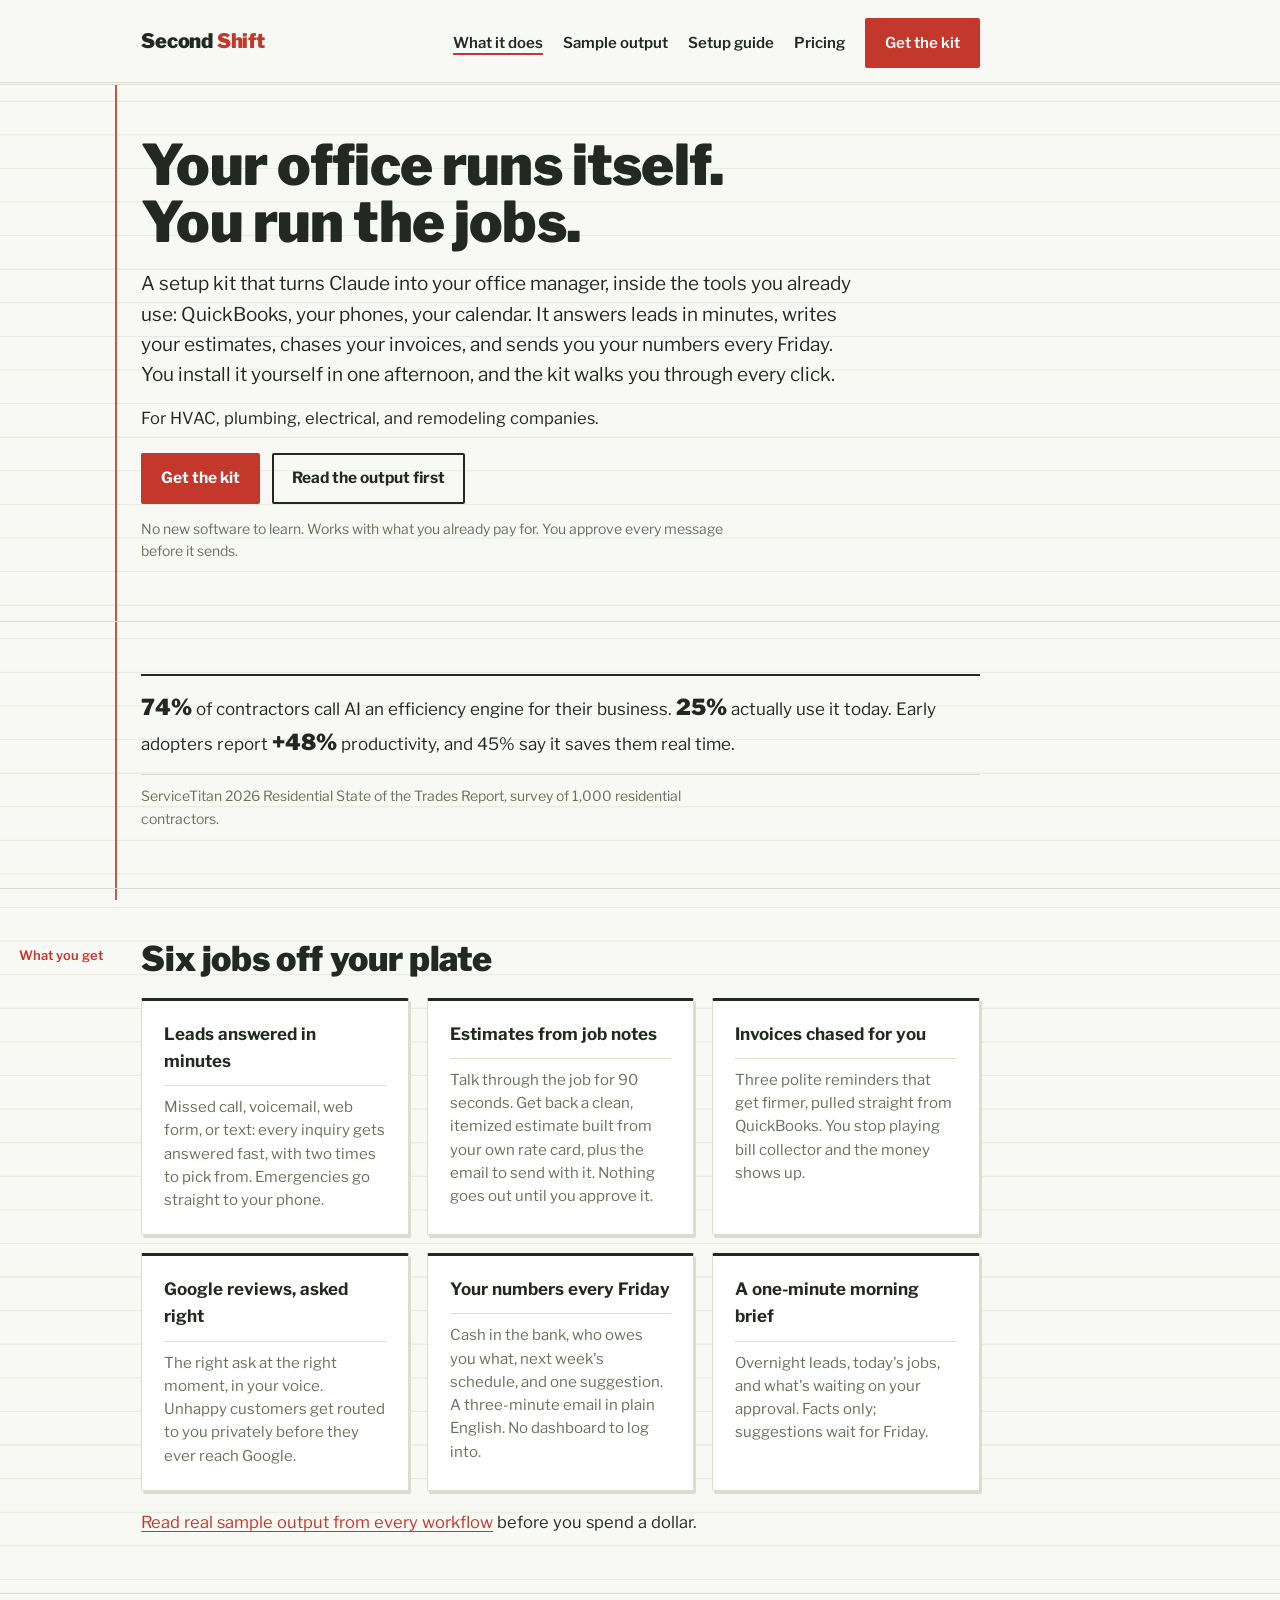
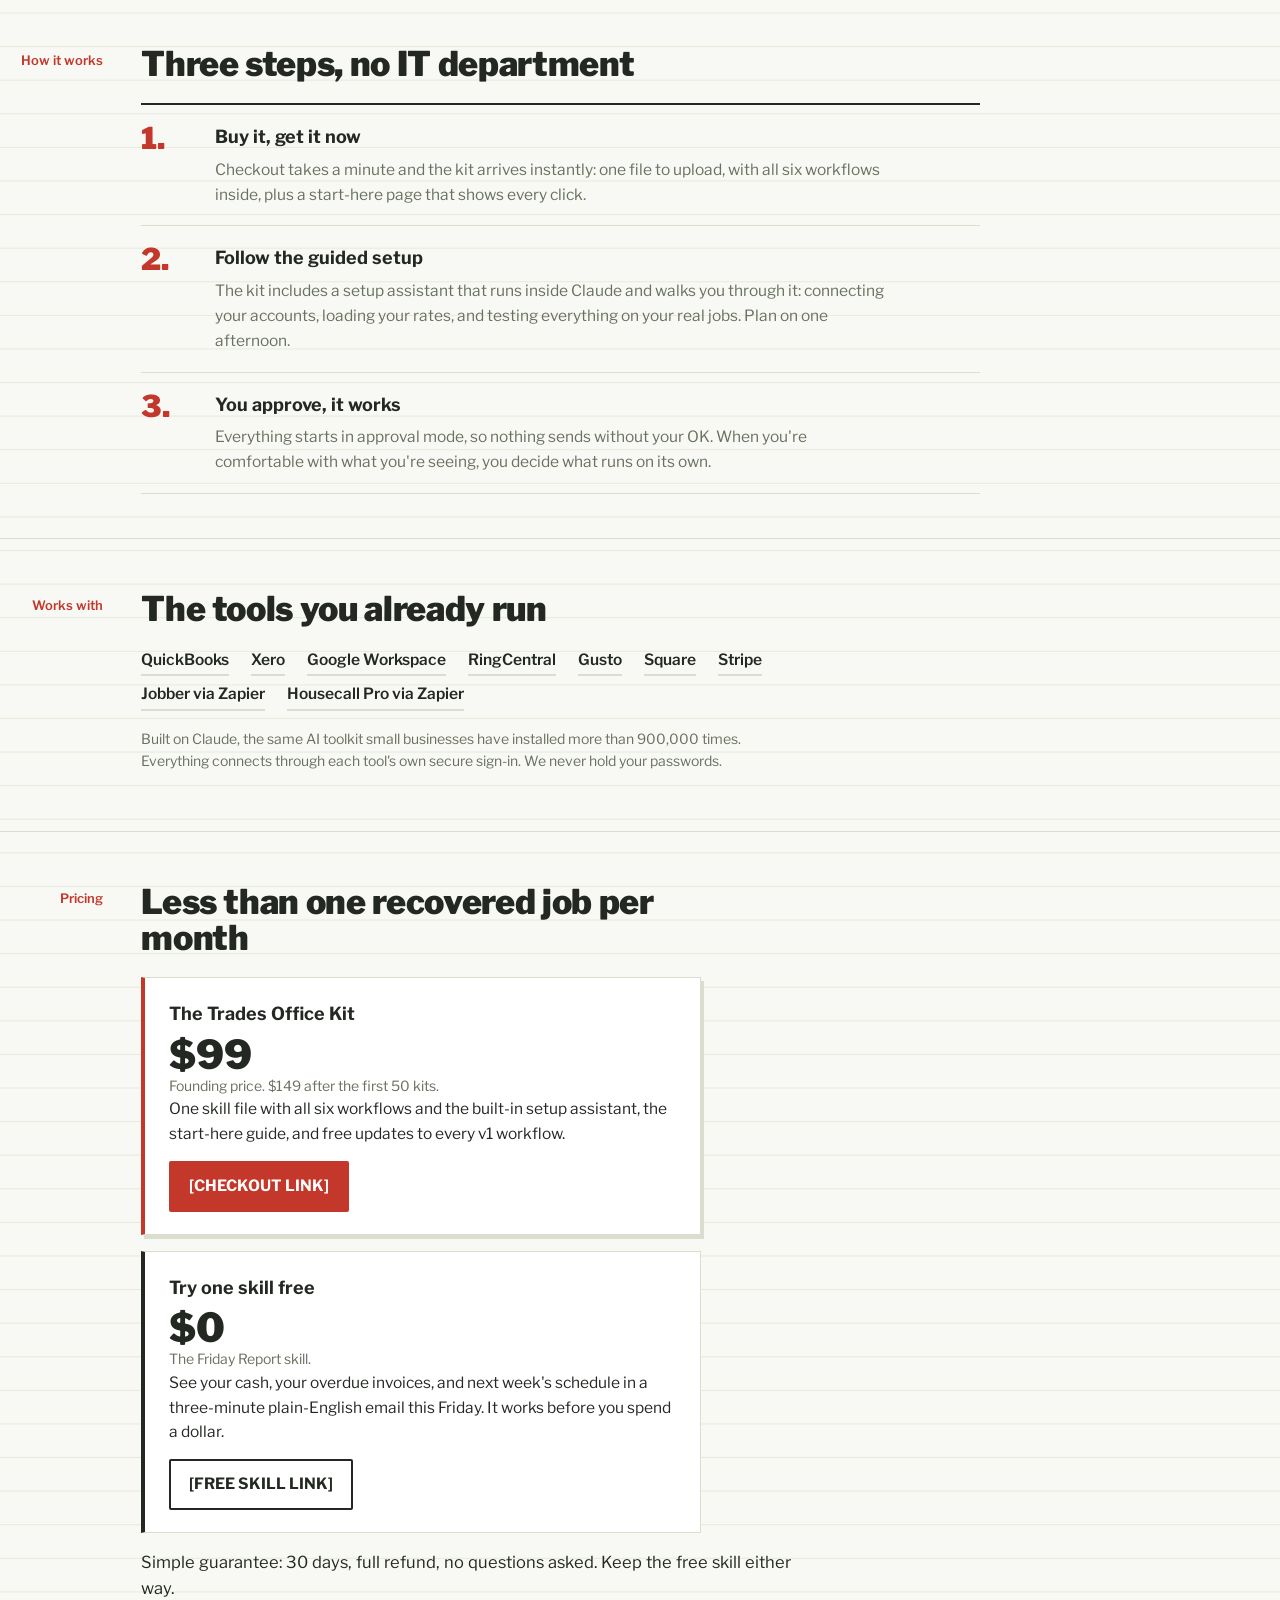
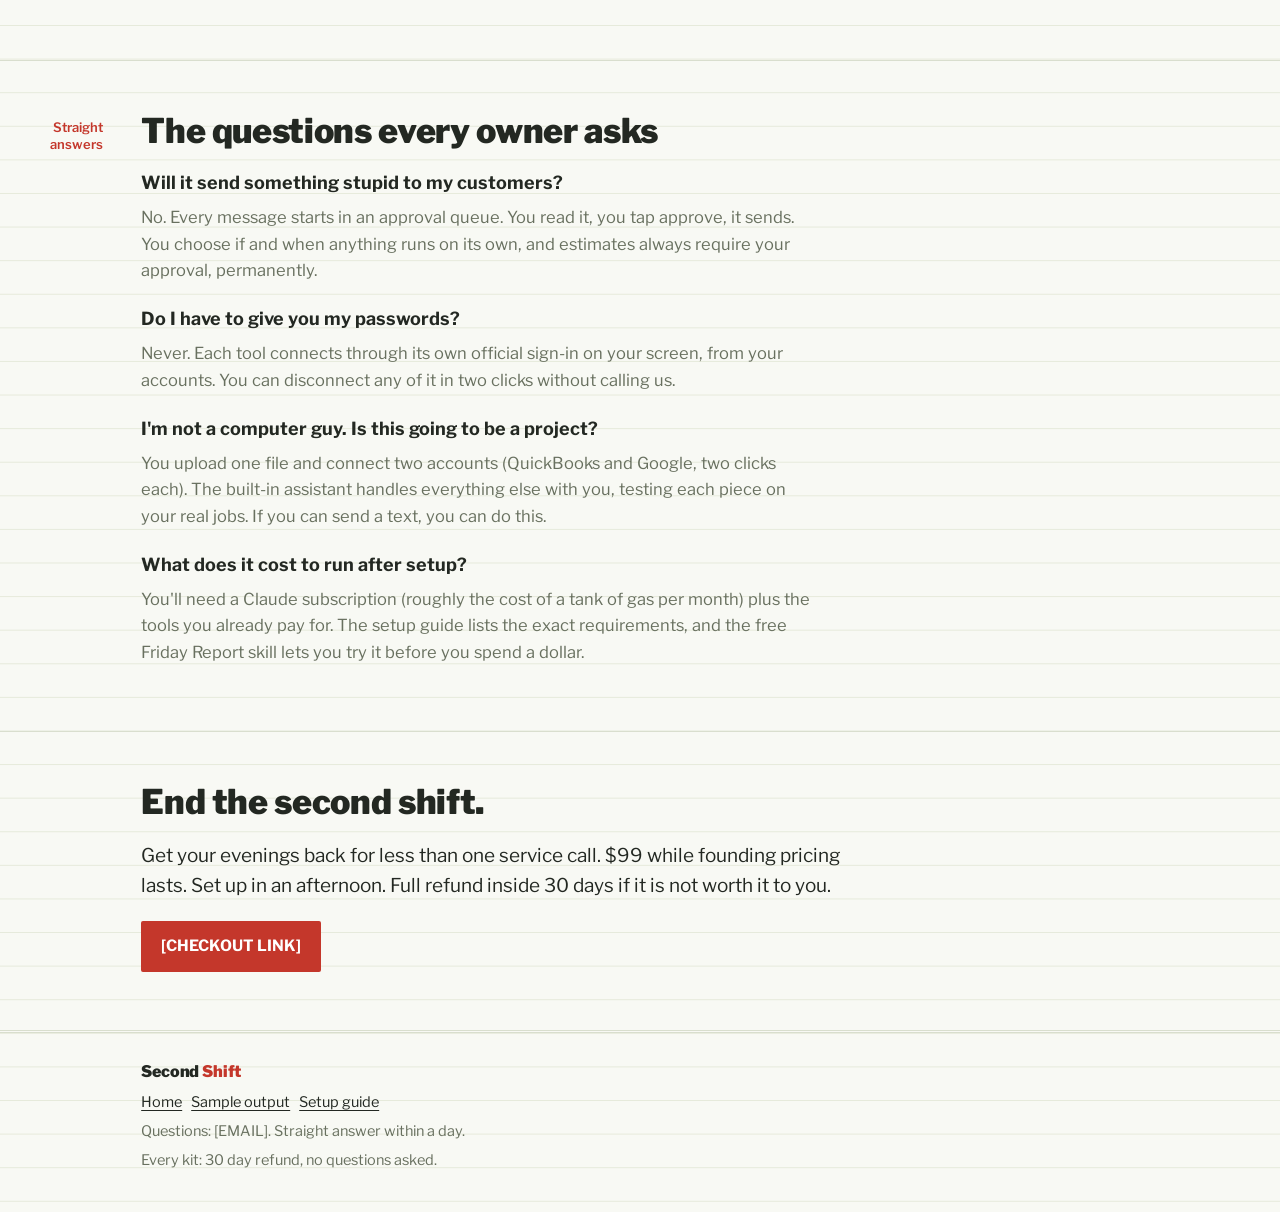
<file: site/index.html>
<!doctype html>
<html lang="en">
<head>
<meta charset="utf-8">
<meta name="viewport" content="width=device-width, initial-scale=1, viewport-fit=cover">
<title>Second Shift | Your office runs itself. You run the jobs.</title>
<meta name="description" content="A setup kit that turns Claude into the office manager for an HVAC, plumbing, electrical, or remodeling company. Leads answered, estimates drafted, invoices chased, numbers every Friday. Nothing sends without your OK.">
<meta property="og:title" content="Second Shift | AI office for trades companies">
<meta property="og:description" content="Install it yourself in one afternoon. Free starter includes missed-call triage and a plain-English Friday report.">
<meta property="og:type" content="website">
<!-- GoatCounter: uncomment and set your code after creating the account
<script data-goatcounter="https://YOURCODE.goatcounter.com/count" async src="https://gc.zgo.at/count.js"></script>
-->
<link rel="preconnect" href="https://fonts.googleapis.com">
<link href="https://fonts.googleapis.com/css2?family=Libre+Franklin:wght@400;600;700;900&display=swap" rel="stylesheet">
<link rel="stylesheet" href="styles.css">
</head>
<body>
<header class="site">
  <div class="col">
    <a class="wordmark" href="index.html">Second<span> Shift</span></a>
    <nav class="site">
      <a href="index.html#work" aria-current="page">What it does</a>
      <a href="demo.html">Sample output</a>
      <a href="start-here.html">Setup guide</a>
      <a href="index.html#pricing">Pricing</a>
      <a class="btn" href="index.html#pricing">Get the kit</a>
    </nav>
  </div>
</header>
<main>
<section class="entry">
  <div class="col">
    <h1>Your office runs itself. You run the jobs.</h1>
    <p class="lede">A setup kit that turns Claude into your office manager, inside the tools you already use: QuickBooks, your phones, your calendar. It answers leads in minutes, writes your estimates, chases your invoices, and sends you your numbers every Friday. You install it yourself in one afternoon, and the kit walks you through every click.</p>
    <p>For HVAC, plumbing, electrical, and remodeling companies.</p>
    <p style="margin-top:22px"><a class="btn" href="#pricing">Get the kit</a> &nbsp; <a class="btn quiet" href="demo.html">Read the output first</a></p>
    <p class="small">No new software to learn. Works with what you already pay for. You approve every message before it sends.</p>
  </div>
</section>

<section class="entry">
  <div class="col">
    <div class="summary">
      <p><b>74%</b> of contractors call AI an efficiency engine for their business. <b>25%</b> actually use it today. Early adopters report <b>+48%</b> productivity, and 45% say it saves them real time.</p>
    </div>
    <p class="small" style="margin-top:10px">ServiceTitan 2026 Residential State of the Trades Report, survey of 1,000 residential contractors.</p>
  </div>
</section>

<section class="entry" id="work">
  <span class="note">What you get</span>
  <div class="col">
    <h2>Six jobs off your plate</h2>
    <div class="cardgrid">
      <div class="jobcard"><h3>Leads answered in minutes</h3><p>Missed call, voicemail, web form, or text: every inquiry gets answered fast, with two times to pick from. Emergencies go straight to your phone.</p></div>
      <div class="jobcard"><h3>Estimates from job notes</h3><p>Talk through the job for 90 seconds. Get back a clean, itemized estimate built from your own rate card, plus the email to send with it. Nothing goes out until you approve it.</p></div>
      <div class="jobcard"><h3>Invoices chased for you</h3><p>Three polite reminders that get firmer, pulled straight from QuickBooks. You stop playing bill collector and the money shows up.</p></div>
      <div class="jobcard"><h3>Google reviews, asked right</h3><p>The right ask at the right moment, in your voice. Unhappy customers get routed to you privately before they ever reach Google.</p></div>
      <div class="jobcard"><h3>Your numbers every Friday</h3><p>Cash in the bank, who owes you what, next week's schedule, and one suggestion. A three-minute email in plain English. No dashboard to log into.</p></div>
      <div class="jobcard"><h3>A one-minute morning brief</h3><p>Overnight leads, today's jobs, and what's waiting on your approval. Facts only; suggestions wait for Friday.</p></div>
    </div>
    <p style="margin-top:18px"><a href="demo.html">Read real sample output from every workflow</a> before you spend a dollar.</p>
  </div>
</section>

<section class="entry" id="how">
  <span class="note">How it works</span>
  <div class="col">
    <h2>Three steps, no IT department</h2>
    <div class="steps">
      <div class="step"><div><h3>Buy it, get it now</h3><p>Checkout takes a minute and the kit arrives instantly: one file to upload, with all six workflows inside, plus a start-here page that shows every click.</p></div></div>
      <div class="step"><div><h3>Follow the guided setup</h3><p>The kit includes a setup assistant that runs inside Claude and walks you through it: connecting your accounts, loading your rates, and testing everything on your real jobs. Plan on one afternoon.</p></div></div>
      <div class="step"><div><h3>You approve, it works</h3><p>Everything starts in approval mode, so nothing sends without your OK. When you're comfortable with what you're seeing, you decide what runs on its own.</p></div></div>
    </div>
  </div>
</section>

<section class="entry" id="tools">
  <span class="note">Works with</span>
  <div class="col">
    <h2>The tools you already run</h2>
    <ul class="plain">
      <li>QuickBooks</li><li>Xero</li><li>Google Workspace</li><li>RingCentral</li><li>Gusto</li>
      <li>Square</li><li>Stripe</li><li>Jobber via Zapier</li><li>Housecall Pro via Zapier</li>
    </ul>
    <p class="small" style="margin-top:14px; max-width:62ch">Built on Claude, the same AI toolkit small businesses have installed more than 900,000 times. Everything connects through each tool's own secure sign-in. We never hold your passwords.</p>
  </div>
</section>

<section class="entry" id="pricing">
  <span class="note">Pricing</span>
  <div class="col">
    <h2>Less than one recovered job per month</h2>
    <div class="ticket priced">
      <h3>The Trades Office Kit</h3>
      <div class="amount">$99</div>
      <div class="terms">Founding price. $149 after the first 50 kits.</div>
      <p>One skill file with all six workflows and the built-in setup assistant, the start-here guide, and free updates to every v1 workflow.</p>
      <a class="btn" href="#">[CHECKOUT LINK]</a>
    </div>
    <div class="ticket">
      <h3>Try one skill free</h3>
      <div class="amount">$0</div>
      <div class="terms">The Friday Report skill.</div>
      <p>See your cash, your overdue invoices, and next week's schedule in a three-minute plain-English email this Friday. It works before you spend a dollar.</p>
      <a class="btn quiet" href="#">[FREE SKILL LINK]</a>
    </div>
    <p>Simple guarantee: 30 days, full refund, no questions asked. Keep the free skill either way.</p>
  </div>
</section>

<section class="entry" id="questions">
  <span class="note">Straight answers</span>
  <div class="col qa">
    <h2>The questions every owner asks</h2>
    <h3>Will it send something stupid to my customers?</h3>
    <p>No. Every message starts in an approval queue. You read it, you tap approve, it sends. You choose if and when anything runs on its own, and estimates always require your approval, permanently.</p>
    <h3>Do I have to give you my passwords?</h3>
    <p>Never. Each tool connects through its own official sign-in on your screen, from your accounts. You can disconnect any of it in two clicks without calling us.</p>
    <h3>I'm not a computer guy. Is this going to be a project?</h3>
    <p>You upload one file and connect two accounts (QuickBooks and Google, two clicks each). The built-in assistant handles everything else with you, testing each piece on your real jobs. If you can send a text, you can do this.</p>
    <h3>What does it cost to run after setup?</h3>
    <p>You'll need a Claude subscription (roughly the cost of a tank of gas per month) plus the tools you already pay for. The setup guide lists the exact requirements, and the free Friday Report skill lets you try it before you spend a dollar.</p>
  </div>
</section>

<section class="entry" id="get">
  <div class="col">
    <h2>End the second shift.</h2>
    <p class="lede">Get your evenings back for less than one service call. $99 while founding pricing lasts. Set up in an afternoon. Full refund inside 30 days if it is not worth it to you.</p>
    <p style="margin-top:20px"><a class="btn" href="#">[CHECKOUT LINK]</a></p>
  </div>
</section>
</main>
<footer class="site">
  <div class="col">
    <p><a class="wordmark" href="index.html" style="font-size:16px">Second<span> Shift</span></a></p>
    <p><a href="index.html">Home</a> &nbsp; <a href="demo.html">Sample output</a> &nbsp; <a href="start-here.html">Setup guide</a></p>
    <p>Questions: [EMAIL]. Straight answer within a day.</p>
    <p>Every kit: 30 day refund, no questions asked.</p>
  </div>
</footer>
</body>
</html>
</file>
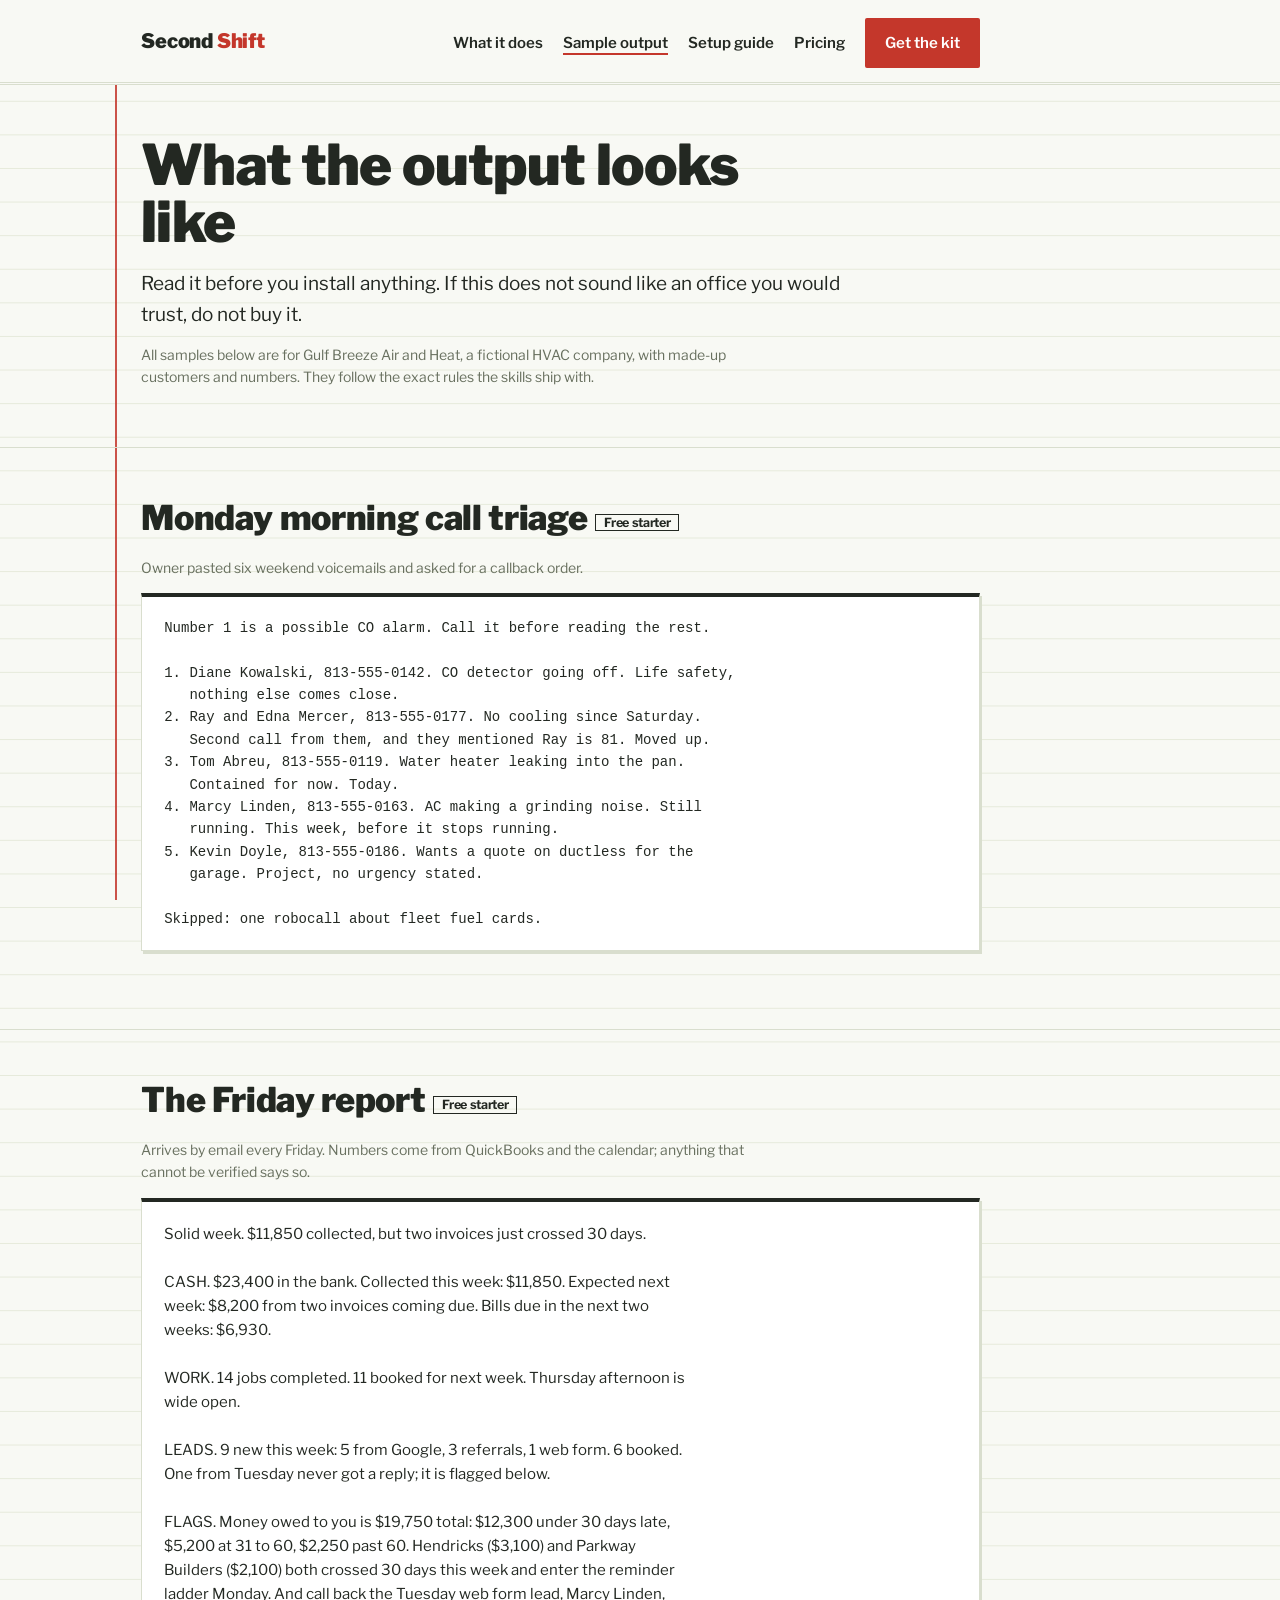
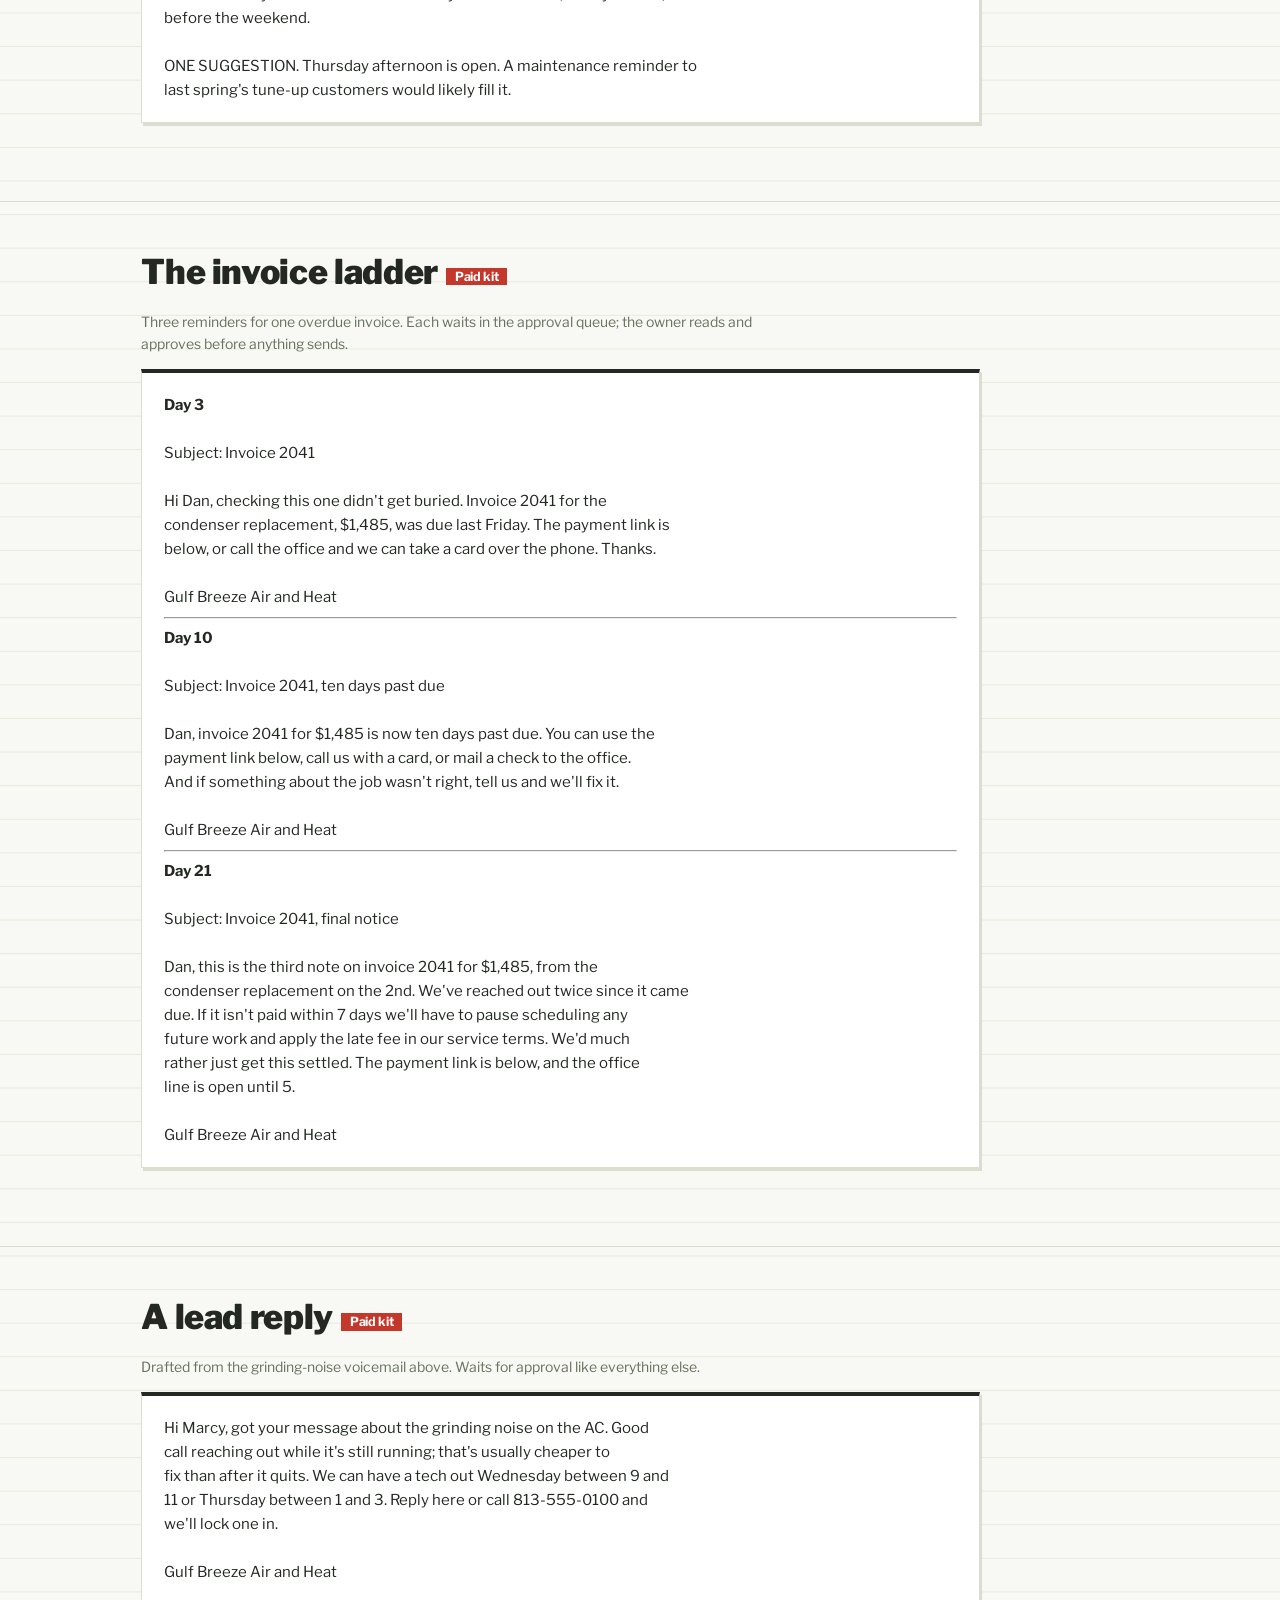
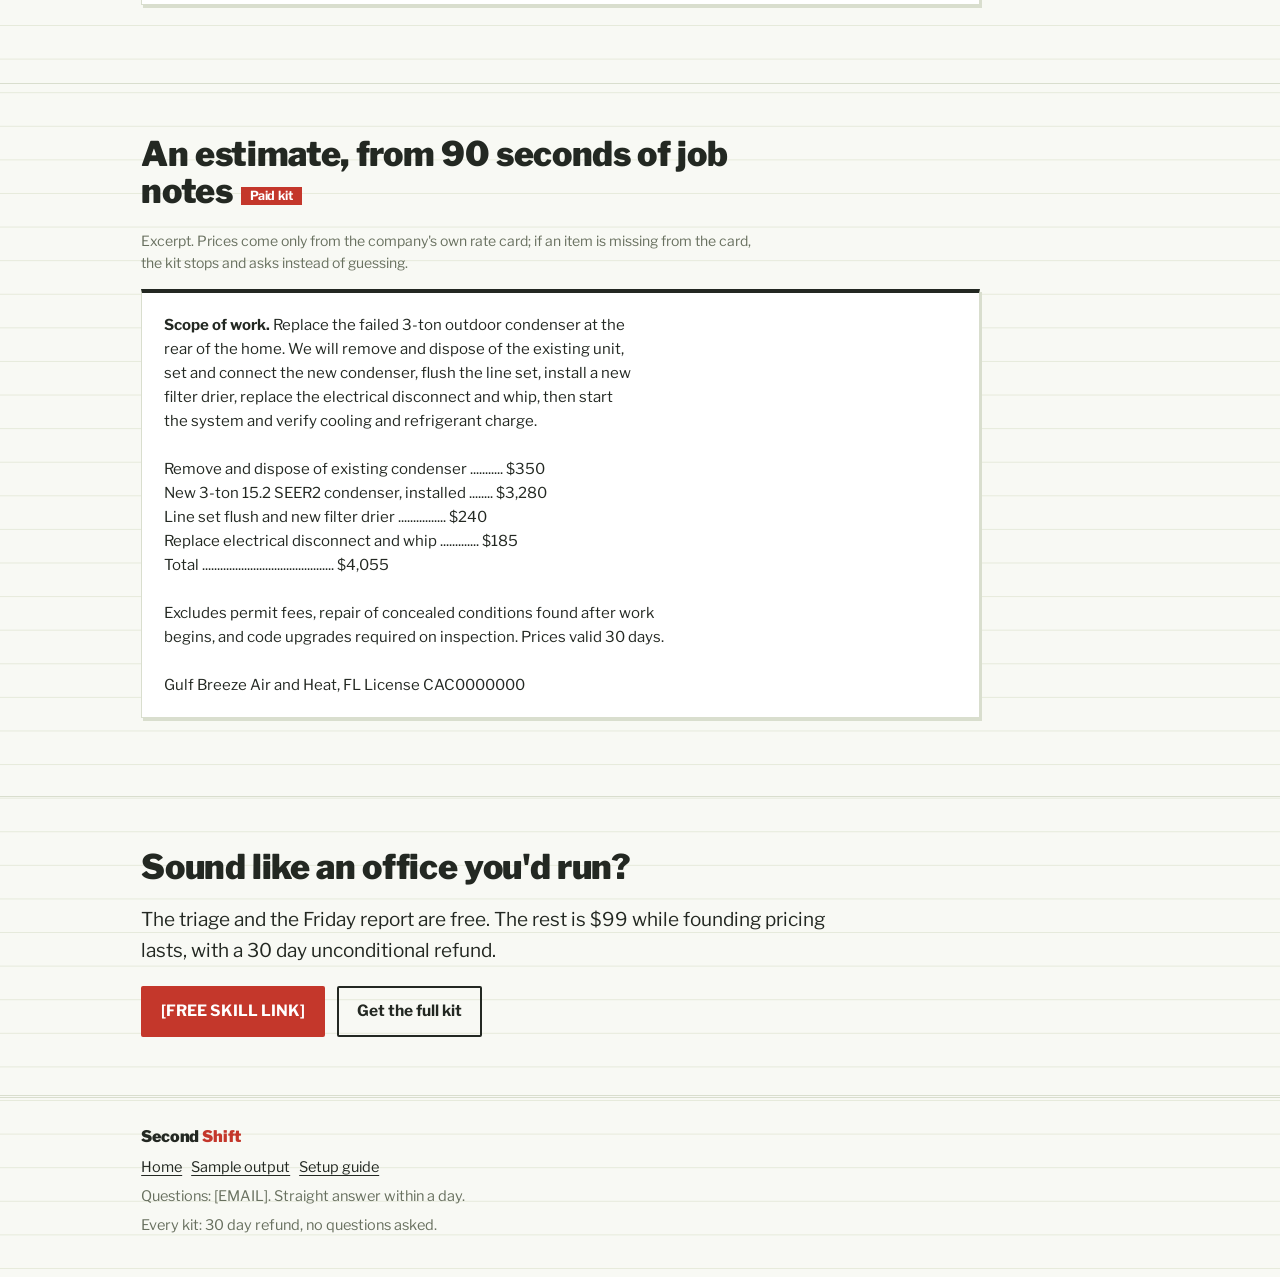
<file: site/demo.html>
<!doctype html>
<html lang="en">
<head>
<meta charset="utf-8">
<meta name="viewport" content="width=device-width, initial-scale=1, viewport-fit=cover">
<title>What the output looks like | Second Shift</title>
<meta name="description" content="Read real sample output before you install anything: call triage, the Friday report, the invoice ladder, a lead reply, and an estimate.">
<!-- GoatCounter: uncomment and set your code after creating the account
<script data-goatcounter="https://YOURCODE.goatcounter.com/count" async src="https://gc.zgo.at/count.js"></script>
-->
<link rel="preconnect" href="https://fonts.googleapis.com">
<link href="https://fonts.googleapis.com/css2?family=Libre+Franklin:wght@400;600;700;900&display=swap" rel="stylesheet">
<link rel="stylesheet" href="styles.css">
</head>
<body>
<header class="site">
  <div class="col">
    <a class="wordmark" href="index.html">Second<span> Shift</span></a>
    <nav class="site">
      <a href="index.html#work">What it does</a>
      <a href="demo.html" aria-current="page">Sample output</a>
      <a href="start-here.html">Setup guide</a>
      <a href="index.html#pricing">Pricing</a>
      <a class="btn" href="index.html#pricing">Get the kit</a>
    </nav>
  </div>
</header>
<main>
<section class="entry">
  <div class="col">
    <h1>What the output looks like</h1>
    <p class="lede">Read it before you install anything. If this does not sound like an office you would trust, do not buy it.</p>
    <p class="small">All samples below are for Gulf Breeze Air and Heat, a fictional HVAC company, with made-up customers and numbers. They follow the exact rules the skills ship with.</p>
  </div>
</section>
<section class="entry">
  <div class="col">
    <h2>Monday morning call triage<span class="tag">Free starter</span></h2>
    <p class="small">Owner pasted six weekend voicemails and asked for a callback order.</p>
    <div class="printout mono">Number 1 is a possible CO alarm. Call it before reading the rest.

1. Diane Kowalski, 813-555-0142. CO detector going off. Life safety,
   nothing else comes close.
2. Ray and Edna Mercer, 813-555-0177. No cooling since Saturday.
   Second call from them, and they mentioned Ray is 81. Moved up.
3. Tom Abreu, 813-555-0119. Water heater leaking into the pan.
   Contained for now. Today.
4. Marcy Linden, 813-555-0163. AC making a grinding noise. Still
   running. This week, before it stops running.
5. Kevin Doyle, 813-555-0186. Wants a quote on ductless for the
   garage. Project, no urgency stated.

Skipped: one robocall about fleet fuel cards.</div>
  </div>
</section>
<section class="entry">
  <div class="col">
    <h2>The Friday report<span class="tag">Free starter</span></h2>
    <p class="small">Arrives by email every Friday. Numbers come from QuickBooks and the calendar; anything that cannot be verified says so.</p>
    <div class="printout">Solid week. $11,850 collected, but two invoices just crossed 30 days.

CASH. $23,400 in the bank. Collected this week: $11,850. Expected next
week: $8,200 from two invoices coming due. Bills due in the next two
weeks: $6,930.

WORK. 14 jobs completed. 11 booked for next week. Thursday afternoon is
wide open.

LEADS. 9 new this week: 5 from Google, 3 referrals, 1 web form. 6 booked.
One from Tuesday never got a reply; it is flagged below.

FLAGS. Money owed to you is $19,750 total: $12,300 under 30 days late,
$5,200 at 31 to 60, $2,250 past 60. Hendricks ($3,100) and Parkway
Builders ($2,100) both crossed 30 days this week and enter the reminder
ladder Monday. And call back the Tuesday web form lead, Marcy Linden,
before the weekend.

ONE SUGGESTION. Thursday afternoon is open. A maintenance reminder to
last spring's tune-up customers would likely fill it.</div>
  </div>
</section>
<section class="entry">
  <div class="col">
    <h2>The invoice ladder<span class="tag paid">Paid kit</span></h2>
    <p class="small">Three reminders for one overdue invoice. Each waits in the approval queue; the owner reads and approves before anything sends.</p>
    <div class="printout"><strong>Day 3</strong>

Subject: Invoice 2041

Hi Dan, checking this one didn't get buried. Invoice 2041 for the
condenser replacement, $1,485, was due last Friday. The payment link is
below, or call the office and we can take a card over the phone. Thanks.

Gulf Breeze Air and Heat
<hr class="sep"><strong>Day 10</strong>

Subject: Invoice 2041, ten days past due

Dan, invoice 2041 for $1,485 is now ten days past due. You can use the
payment link below, call us with a card, or mail a check to the office.
And if something about the job wasn't right, tell us and we'll fix it.

Gulf Breeze Air and Heat
<hr class="sep"><strong>Day 21</strong>

Subject: Invoice 2041, final notice

Dan, this is the third note on invoice 2041 for $1,485, from the
condenser replacement on the 2nd. We've reached out twice since it came
due. If it isn't paid within 7 days we'll have to pause scheduling any
future work and apply the late fee in our service terms. We'd much
rather just get this settled. The payment link is below, and the office
line is open until 5.

Gulf Breeze Air and Heat</div>
  </div>
</section>
<section class="entry">
  <div class="col">
    <h2>A lead reply<span class="tag paid">Paid kit</span></h2>
    <p class="small">Drafted from the grinding-noise voicemail above. Waits for approval like everything else.</p>
    <div class="printout">Hi Marcy, got your message about the grinding noise on the AC. Good
call reaching out while it's still running; that's usually cheaper to
fix than after it quits. We can have a tech out Wednesday between 9 and
11 or Thursday between 1 and 3. Reply here or call 813-555-0100 and
we'll lock one in.

Gulf Breeze Air and Heat</div>
  </div>
</section>
<section class="entry">
  <div class="col">
    <h2>An estimate, from 90 seconds of job notes<span class="tag paid">Paid kit</span></h2>
    <p class="small">Excerpt. Prices come only from the company's own rate card; if an item is missing from the card, the kit stops and asks instead of guessing.</p>
    <div class="printout"><strong>Scope of work.</strong> Replace the failed 3-ton outdoor condenser at the
rear of the home. We will remove and dispose of the existing unit,
set and connect the new condenser, flush the line set, install a new
filter drier, replace the electrical disconnect and whip, then start
the system and verify cooling and refrigerant charge.

Remove and dispose of existing condenser ........... $350
New 3-ton 15.2 SEER2 condenser, installed ........ $3,280
Line set flush and new filter drier ................ $240
Replace electrical disconnect and whip ............. $185
Total ............................................ $4,055

Excludes permit fees, repair of concealed conditions found after work
begins, and code upgrades required on inspection. Prices valid 30 days.

Gulf Breeze Air and Heat, FL License CAC0000000</div>
  </div>
</section>
<section class="entry">
  <div class="col">
    <h2>Sound like an office you'd run?</h2>
    <p class="lede">The triage and the Friday report are free. The rest is $99 while founding pricing lasts, with a 30 day unconditional refund.</p>
    <p style="margin-top:20px"><a class="btn" href="#">[FREE SKILL LINK]</a> &nbsp; <a class="btn quiet" href="index.html#pricing">Get the full kit</a></p>
  </div>
</section>
</main>
<footer class="site">
  <div class="col">
    <p><a class="wordmark" href="index.html" style="font-size:16px">Second<span> Shift</span></a></p>
    <p><a href="index.html">Home</a> &nbsp; <a href="demo.html">Sample output</a> &nbsp; <a href="start-here.html">Setup guide</a></p>
    <p>Questions: [EMAIL]. Straight answer within a day.</p>
    <p>Every kit: 30 day refund, no questions asked.</p>
  </div>
</footer>
</body>
</html>
</file>
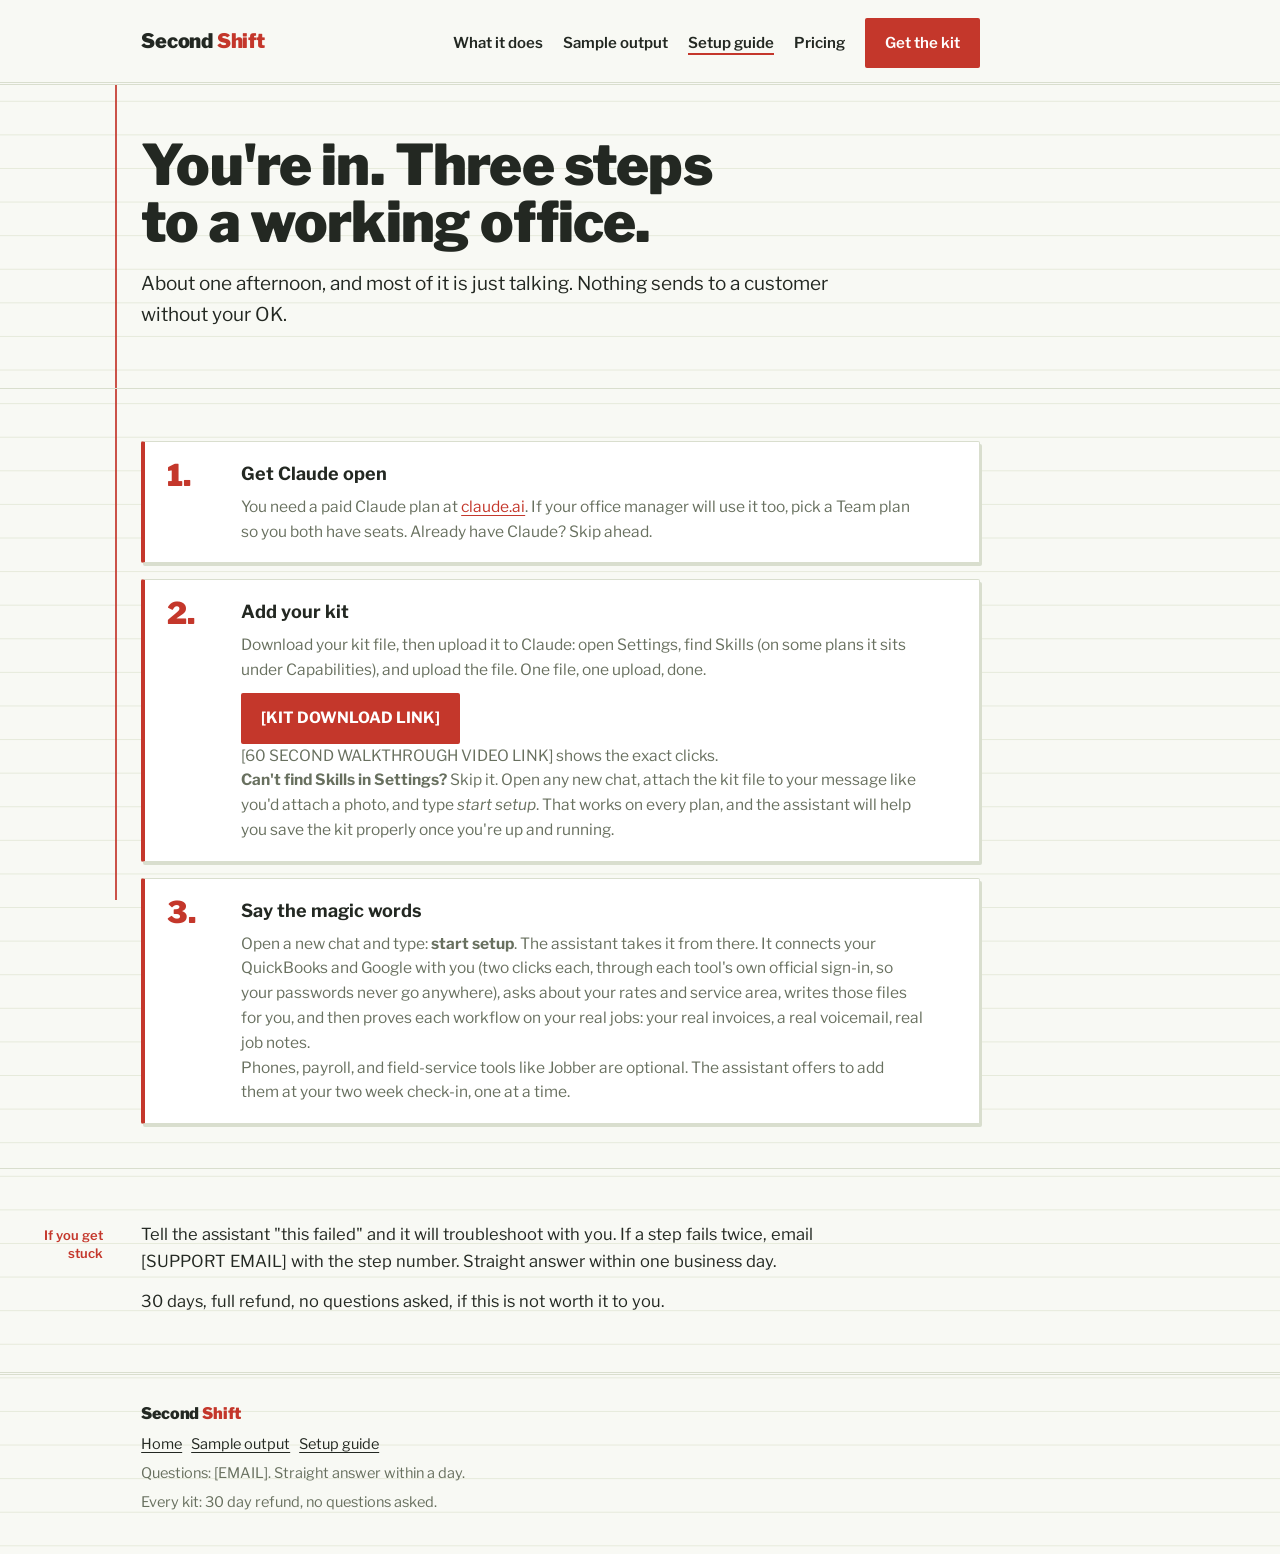
<file: site/start-here.html>
<!doctype html>
<html lang="en">
<head>
<meta charset="utf-8">
<meta name="viewport" content="width=device-width, initial-scale=1, viewport-fit=cover">
<title>Start Here | Second Shift Trades Office Kit</title>
<meta name="description" content="Three steps to a working AI office for your trades company. One file to upload, two accounts to connect, one afternoon.">
<!-- GoatCounter: uncomment and set your code after creating the account
<script data-goatcounter="https://YOURCODE.goatcounter.com/count" async src="https://gc.zgo.at/count.js"></script>
-->
<link rel="preconnect" href="https://fonts.googleapis.com">
<link href="https://fonts.googleapis.com/css2?family=Libre+Franklin:wght@400;600;700;900&display=swap" rel="stylesheet">
<link rel="stylesheet" href="styles.css">
</head>
<body>
<header class="site">
  <div class="col">
    <a class="wordmark" href="index.html">Second<span> Shift</span></a>
    <nav class="site">
      <a href="index.html#work">What it does</a>
      <a href="demo.html">Sample output</a>
      <a href="start-here.html" aria-current="page">Setup guide</a>
      <a href="index.html#pricing">Pricing</a>
      <a class="btn" href="index.html#pricing">Get the kit</a>
    </nav>
  </div>
</header>
<main>
<section class="entry">
  <div class="col">
    <h1>You're in. Three steps to a working office.</h1>
    <p class="lede">About one afternoon, and most of it is just talking. Nothing sends to a customer without your OK.</p>
  </div>
</section>
<section class="entry">
  <div class="col">
    <div class="steps boxed">
      <div class="step"><div>
        <h3>Get Claude open</h3>
        <p>You need a paid Claude plan at <a href="https://claude.ai">claude.ai</a>. If your office manager will use it too, pick a Team plan so you both have seats. Already have Claude? Skip ahead.</p>
      </div></div>
      <div class="step"><div>
        <h3>Add your kit</h3>
        <p>Download your kit file, then upload it to Claude: open Settings, find Skills (on some plans it sits under Capabilities), and upload the file. One file, one upload, done.</p>
        <p style="margin-top:10px"><a class="btn" href="#">[KIT DOWNLOAD LINK]</a></p>
        <p class="small">[60 SECOND WALKTHROUGH VIDEO LINK] shows the exact clicks.</p>
        <p class="small"><strong>Can't find Skills in Settings?</strong> Skip it. Open any new chat, attach the kit file to your message like you'd attach a photo, and type <em>start setup</em>. That works on every plan, and the assistant will help you save the kit properly once you're up and running.</p>
      </div></div>
      <div class="step"><div>
        <h3>Say the magic words</h3>
        <p>Open a new chat and type: <strong>start setup</strong>. The assistant takes it from there. It connects your QuickBooks and Google with you (two clicks each, through each tool's own official sign-in, so your passwords never go anywhere), asks about your rates and service area, writes those files for you, and then proves each workflow on your real jobs: your real invoices, a real voicemail, real job notes.</p>
        <p class="small">Phones, payroll, and field-service tools like Jobber are optional. The assistant offers to add them at your two week check-in, one at a time.</p>
      </div></div>
    </div>
  </div>
</section>
<section class="entry">
  <span class="note">If you get stuck</span>
  <div class="col">
    <p>Tell the assistant "this failed" and it will troubleshoot with you. If a step fails twice, email [SUPPORT EMAIL] with the step number. Straight answer within one business day.</p>
    <p>30 days, full refund, no questions asked, if this is not worth it to you.</p>
  </div>
</section>
</main>
<footer class="site">
  <div class="col">
    <p><a class="wordmark" href="index.html" style="font-size:16px">Second<span> Shift</span></a></p>
    <p><a href="index.html">Home</a> &nbsp; <a href="demo.html">Sample output</a> &nbsp; <a href="start-here.html">Setup guide</a></p>
    <p>Questions: [EMAIL]. Straight answer within a day.</p>
    <p>Every kit: 30 day refund, no questions asked.</p>
  </div>
</footer>
</body>
</html>
</file>
<file: site/styles.css>
/* Second Shift — ledger system. One accent (margin red), one family (Libre Franklin). */
:root {
  --paper: #F8F9F4; --sheet: #FFFFFF; --ink: #232822; --faint: #68705F;
  --rule: #D9DECE; --rule-soft: #E6EADB; --margin: #C4372B; --margin-ink: #FFFFFF;
  --gutter: clamp(20px, 9vw, 140px);
  box-sizing: border-box;
  padding-top: env(safe-area-inset-top, 0px);
  padding-bottom: env(safe-area-inset-bottom, 0px);
}
@media (prefers-color-scheme: dark) {
  :root:not([data-theme="light"]) {
    --paper: #151813; --sheet: #1C201A; --ink: #EBEEE2; --faint: #9AA18D;
    --rule: #2C3228; --rule-soft: #242922; --margin: #E0523F; --margin-ink: #1A0E0B;
  }
}
:root[data-theme="dark"] {
  --paper: #151813; --sheet: #1C201A; --ink: #EBEEE2; --faint: #9AA18D;
  --rule: #2C3228; --rule-soft: #242922; --margin: #E0523F; --margin-ink: #1A0E0B;
}
* { box-sizing: border-box; }
html { scroll-padding-top: 90px; }
body {
  margin: 0; color: var(--ink); font: 400 16.5px/1.6 "Libre Franklin", "Franklin Gothic Medium", Arial, sans-serif;
  background: var(--paper);
  background-image: linear-gradient(var(--rule-soft) 1px, transparent 1px);
  background-size: 100% 2.1rem;
}
/* The red margin rule, full height */
body::before {
  content: ""; position: fixed; top: 0; bottom: 0; left: var(--gutter);
  width: 2px; background: var(--margin); opacity: .85; z-index: 0;
}
.sheet, header.site, footer.site { position: relative; z-index: 1; }
main { position: relative; z-index: 1; }

a { color: var(--margin); text-decoration-thickness: 1px; text-underline-offset: 3px; }
a:focus-visible, button:focus-visible, .btn:focus-visible { outline: 3px solid var(--margin); outline-offset: 2px; }

.col { padding-left: calc(var(--gutter) + 26px); padding-right: 20px; max-width: 1000px; }

/* Shared header */
header.site { background: var(--paper); border-bottom: 3px double var(--rule); }
header.site .col { display: flex; align-items: baseline; justify-content: space-between; gap: 14px 22px; flex-wrap: wrap; padding-top: 18px; padding-bottom: 14px; }
.wordmark { font-weight: 900; font-size: 20px; letter-spacing: -0.01em; color: var(--ink); text-decoration: none; }
.wordmark span { color: var(--margin); }
nav.site { display: flex; gap: 20px; align-items: baseline; flex-wrap: wrap; }
nav.site a { color: var(--ink); text-decoration: none; font-size: 15px; font-weight: 600; }
nav.site a[aria-current="page"] { text-decoration: underline; text-decoration-color: var(--margin); text-decoration-thickness: 2px; text-underline-offset: 5px; }
nav.site a.btn { color: var(--margin-ink); }

.btn { display: inline-block; background: var(--margin); color: var(--margin-ink); border: 2px solid var(--margin);
  padding: 11px 18px; font-weight: 700; font-size: 15.5px; text-decoration: none; border-radius: 2px; }
.btn.quiet { background: transparent; color: var(--ink); border-color: var(--ink); }

/* Type scale */
h1 { font-weight: 900; font-size: clamp(34px, 5.6vw, 56px); line-height: 1.02; letter-spacing: -0.015em; margin: 0 0 18px; max-width: 15ch; }
h2 { font-weight: 900; font-size: clamp(24px, 3.4vw, 34px); line-height: 1.08; letter-spacing: -0.01em; margin: 0 0 20px; max-width: 24ch; }
h3 { font-weight: 700; font-size: 18px; margin: 0 0 6px; }
p { margin: 0 0 14px; max-width: 62ch; }
.lede { font-size: 19px; max-width: 56ch; }
.small { font-size: 14px; color: var(--faint); }

/* Sections ruled like ledger subtotals; labels live in the margin */
section.entry { position: relative; padding: 52px 0 44px; border-bottom: 1px solid var(--rule); }
section.entry:last-of-type { border-bottom: 0; }
.note {
  position: absolute; top: 58px; right: calc(100% - var(--gutter) + 12px);
  width: calc(var(--gutter) - 24px); text-align: right;
  font-size: 13px; line-height: 1.35; color: var(--margin); font-weight: 600;
}
@media (max-width: 760px) {
  .note { position: static; width: auto; text-align: left; margin: 0 0 6px; }
}

/* Job tickets: boxed, hard-edged, differentiated by rule weight */
.cardgrid { display: grid; grid-template-columns: 1fr; gap: 18px; }
@media (min-width: 640px) { .cardgrid { grid-template-columns: repeat(2, 1fr); } }
@media (min-width: 980px) { .cardgrid { grid-template-columns: repeat(3, 1fr); } }
.jobcard { background: var(--sheet); border: 1px solid var(--rule); border-top: 3px solid var(--ink);
  padding: 20px 22px 22px; box-shadow: 2px 3px 0 var(--rule); border-radius: 2px;
  display: flex; flex-direction: column; }
.jobcard h3 { font-size: 17px; margin: 0 0 10px; padding-bottom: 10px; border-bottom: 1px solid var(--rule); }
.jobcard p { margin: 0; font-size: 15px; line-height: 1.55; color: var(--faint); }

/* Ledger rows (kept for list-like content) */
.rows { border-top: 2px solid var(--ink); }
.row { display: grid; grid-template-columns: minmax(150px, 230px) 1fr; gap: 8px 26px;
  padding: 16px 0; border-bottom: 1px solid var(--rule); align-items: baseline; }
.row h3 { font-size: 17px; }
.row p { margin: 0; font-size: 15.5px; color: var(--faint); max-width: 58ch; }
@media (max-width: 640px) { .row { grid-template-columns: 1fr; gap: 2px; } }

/* True sequences keep their numbers */
.steps { counter-reset: step; border-top: 2px solid var(--ink); }
.step { counter-increment: step; display: grid; grid-template-columns: 56px 1fr; gap: 6px 18px;
  padding: 18px 0; border-bottom: 1px solid var(--rule); }
.step::before { content: counter(step) "."; font-weight: 900; font-size: 30px; line-height: 1; color: var(--margin); }
.step p { margin: 0; font-size: 15.5px; color: var(--faint); }
.steps.boxed { border-top: 0; counter-reset: step; display: grid; gap: 16px; }
.steps.boxed .step { background: var(--sheet); border: 1px solid var(--rule); border-left: 4px solid var(--margin);
  padding: 18px 22px; box-shadow: 2px 3px 0 var(--rule); border-radius: 2px; }

/* Summary line (stats) */
.summary { border-top: 2px solid var(--ink); border-bottom: 1px solid var(--rule); padding: 14px 0; }
.summary p { margin: 0; font-size: 17px; max-width: none; }
.summary b { font-weight: 900; font-size: 22px; }

/* Tickets (pricing, samples) */
.ticket { background: var(--sheet); border: 1px solid var(--rule); border-left: 4px solid var(--ink);
  padding: 22px 24px; max-width: 560px; margin: 0 0 16px; }
.ticket.priced { border-left-color: var(--margin); box-shadow: 3px 4px 0 var(--rule); }
.ticket .amount { font-weight: 900; font-size: 40px; line-height: 1; }
.ticket .terms { color: var(--faint); font-size: 14px; }
.ticket p { font-size: 15.5px; }

/* Printout sheets on the demo page */
.printout { background: var(--sheet); border: 1px solid var(--rule); border-top: 4px solid var(--ink);
  padding: 20px 22px; margin: 10px 0 34px; white-space: pre-wrap; font-size: 15px;
  box-shadow: 2px 3px 0 var(--rule); }
.printout.mono { font-family: ui-monospace, "SF Mono", Menlo, Consolas, monospace; font-size: 14px; overflow-x: auto; }
.tag { display: inline-block; border: 1.5px solid var(--ink); padding: 1px 8px; font-size: 12.5px; font-weight: 700; margin-left: 8px; vertical-align: 3px; }
.tag.paid { background: var(--margin); border-color: var(--margin); color: var(--margin-ink); }

/* Plain inline lists (integrations) */
.plain { padding-left: 0; list-style: none; display: flex; flex-wrap: wrap; gap: 6px 22px; max-width: 60ch; }
.plain li { font-weight: 600; font-size: 15.5px; border-bottom: 2px solid var(--rule); padding-bottom: 2px; }

/* FAQ */
.qa h3 { max-width: 48ch; }
.qa p { color: var(--faint); margin-bottom: 22px; }

/* Shared footer */
footer.site { border-top: 3px double var(--rule); padding: 26px 0 40px; }
footer.site .col { display: flex; flex-direction: column; gap: 6px; }
footer.site a { color: var(--ink); }
footer.site p { margin: 0; font-size: 14.5px; color: var(--faint); }
@media (prefers-reduced-motion: reduce) { html { scroll-behavior: auto; } }
</file>
